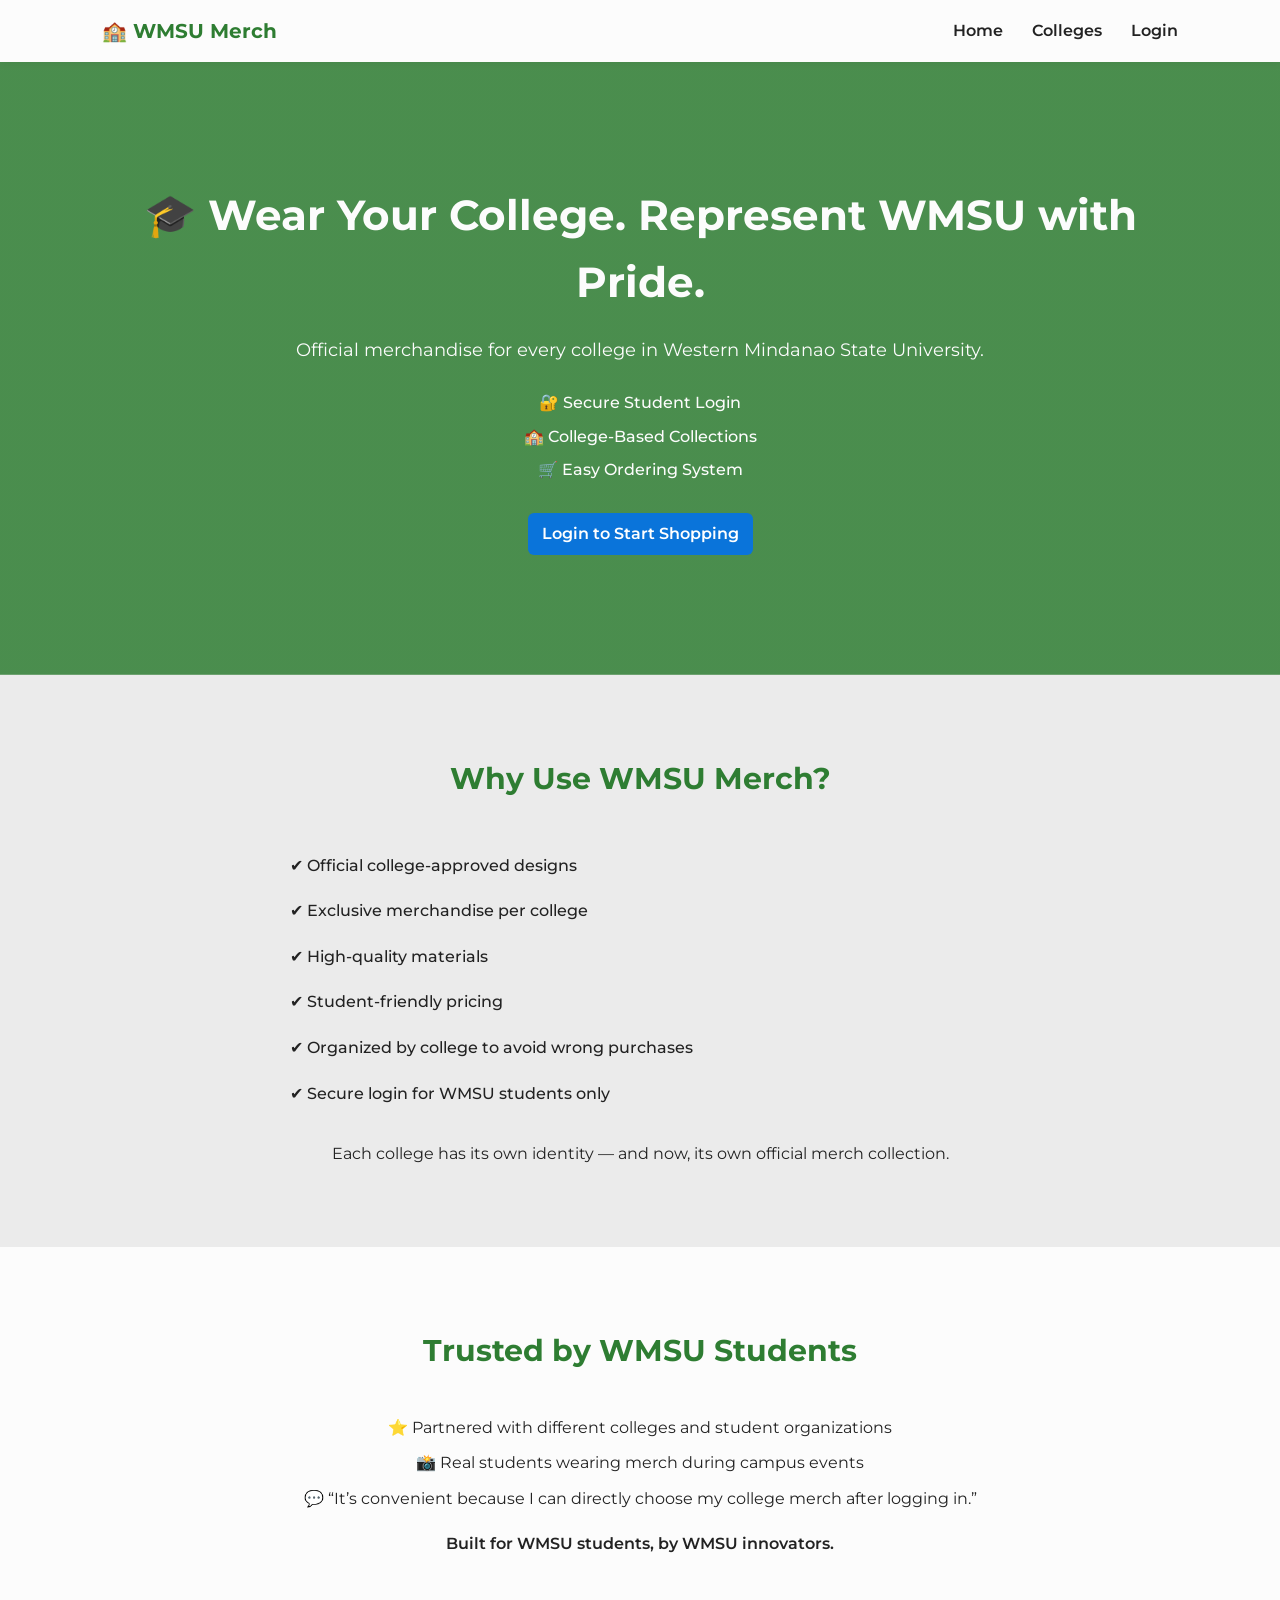
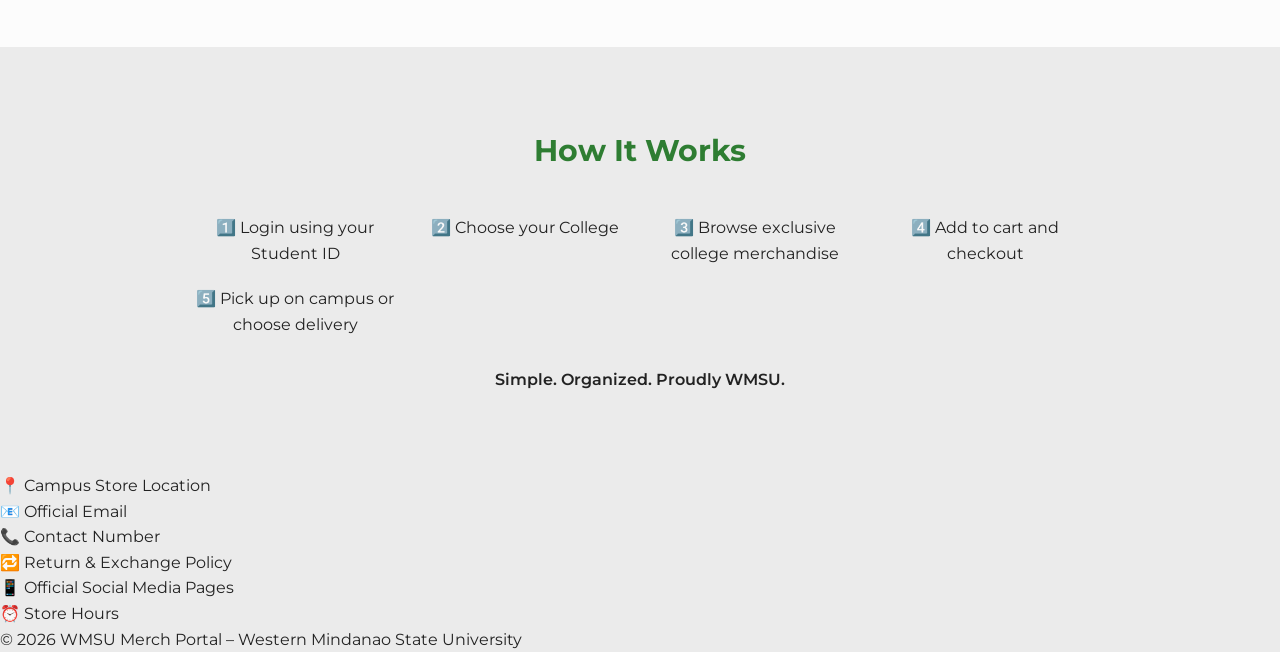
<file: index.html>
<!DOCTYPE html>
<html lang="en">
<head>
<meta charset="UTF-8">
<meta name="viewport" content="width=device-width, initial-scale=1.0">
<title>WMSU Merch – Official College Merchandise Portal</title>

<link href="https://fonts.googleapis.com/css2?family=Montserrat:wght@400;600;700&display=swap" rel="stylesheet">
<link rel="stylesheet" href="styles/style.css">
</head>
<body>

<nav>
    <h1>🏫 WMSU Merch</h1>
    <div>
        <a href="#">Home</a>
        <a href="#">Colleges</a>
        <a onclick="openLogin()">Login</a>
    </div>
</nav>

<section class="hero">
    <h2>🎓 Wear Your College. Represent WMSU with Pride.</h2>
    <p>Official merchandise for every college in Western Mindanao State University.</p>

    <ul>
        <li>🔐 Secure Student Login</li>
        <li>🏫 College-Based Collections</li>
        <li>🛒 Easy Ordering System</li>
    </ul>

    <a class="btn" onclick="openLogin()">Login to Start Shopping</a>
</section>

<section class="benefits">
    <h3>Why Use WMSU Merch?</h3>
    <ul>
        <li>✔ Official college-approved designs</li>
        <li>✔ Exclusive merchandise per college</li>
        <li>✔ High-quality materials</li>
        <li>✔ Student-friendly pricing</li>
        <li>✔ Organized by college to avoid wrong purchases</li>
        <li>✔ Secure login for WMSU students only</li>
    </ul>
    <p style="margin-top:25px;">
        Each college has its own identity — and now, its own official merch collection.
    </p>
</section>

<section class="proof">
    <h3>Trusted by WMSU Students</h3>
    <p>⭐ Partnered with different colleges and student organizations</p>
    <p>📸 Real students wearing merch during campus events</p>
    <p>💬 “It’s convenient because I can directly choose my college merch after logging in.”</p>
    <p style="margin-top:20px;font-weight:600;">
        Built for WMSU students, by WMSU innovators.
    </p>
</section>

<section>
    <h3>How It Works</h3>
    <div class="steps">
        <div class="step-box">1️⃣ Login using your Student ID</div>
        <div class="step-box">2️⃣ Choose your College</div>
        <div class="step-box">3️⃣ Browse exclusive college merchandise</div>
        <div class="step-box">4️⃣ Add to cart and checkout</div>
        <div class="step-box">5️⃣ Pick up on campus or choose delivery</div>
    </div>
    <p style="margin-top:30px;font-weight:600;">Simple. Organized. Proudly WMSU.</p>
</section>

<footer>
    <p>📍 Campus Store Location</p>
    <p>📧 Official Email</p>
    <p>📞 Contact Number</p>
    <p>🔁 Return & Exchange Policy</p>
    <p>📱 Official Social Media Pages</p>
    <p>⏰ Store Hours</p>

    <p class="copyright">
        © 2026 WMSU Merch Portal – Western Mindanao State University
    </p>
</footer>

<div id="loginModal" class="modal">
    <div class="modal-content">
        <span class="close" onclick="closeLogin()">&times;</span>
        <h3>Student Login</h3>
        <label for="studentId">Student ID:</label>
        <input type="text" id="studentId" placeholder="Enter your Student ID">
        <label for="college">Select College:</label>
        <select id="college">
            <option value="">--Choose your College--</option>
            <option value="College of Science">College of Science</option>
            <option value="College of Engineering">College of Engineering</option>
            <option value="College of Education">College of Education</option>
            <option value="College of Arts">College of Arts</option>
            <option value="College of Law">College of Law</option>
        </select>
        <div class="error" id="loginError"></div>
        <button type="button" onclick="login()">Login</button>
        <a href="web.html" class="btn">Check out Merchandise!</a>
    </div>
</div>


<script>
function openLogin(){
    document.getElementById('loginModal').style.display='block';
}

function closeLogin(){
    document.getElementById('loginModal').style.display='none';
}

window.onclick = function(event){
    if(event.target == document.getElementById('loginModal')){
        closeLogin();
    }
}

function login(){
    var studentId = document.getElementById('studentId').value.trim();
    var college = document.getElementById('college').value;
    var errorDiv = document.getElementById('loginError');

    if (studentId.toLowerCase() === 'admin') {
        errorDiv.textContent = '';
        window.location.href = 'admin.html';
        return;
    }

    if(studentId === '' || college === ''){
        errorDiv.textContent = 'Please enter Student ID and select your college.';
        return;
    }

    alert('Welcome, ' + studentId + ' from ' + college + '! You are now logged in.');
    closeLogin();
}
</script>

</body>
</html>
</file>
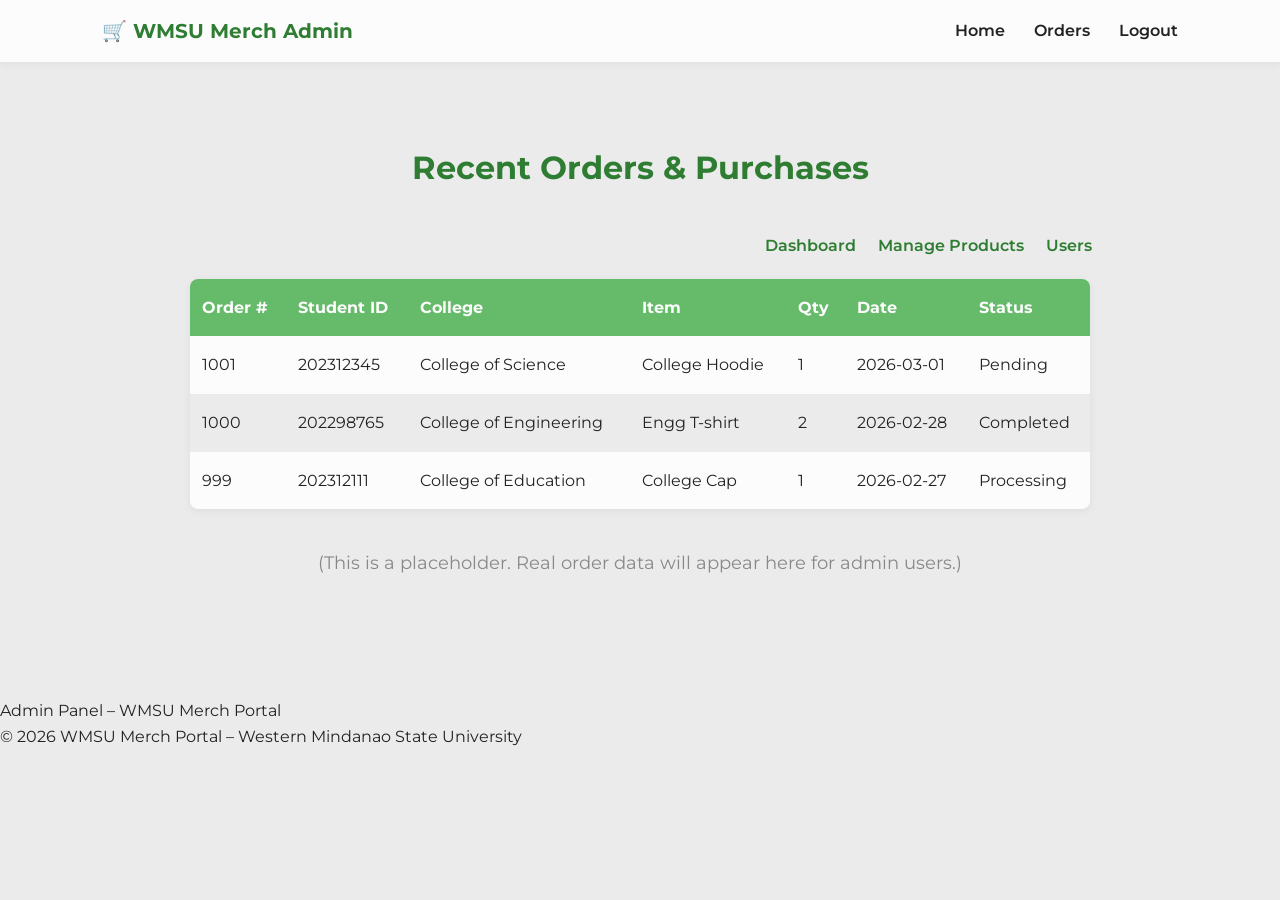
<file: admin.html>
<!DOCTYPE html>
<html lang="en">
<head>
    <meta charset="UTF-8">
    <meta name="viewport" content="width=device-width, initial-scale=1.0">
    <title>WMSU Merch Admin – Recent Orders</title>
    <link href="https://fonts.googleapis.com/css2?family=Montserrat:wght@400;600;700&display=swap" rel="stylesheet">
    <link rel="stylesheet" href="styles/style.css">
    <style>
        .admin-header {
            margin-bottom: 40px;
            color: var(--primary);
            font-size: 32px;
            font-weight: 700;
            text-align: center;
        }
        .orders-table {
            width: 100%;
            max-width: 900px;
            margin: 0 auto 40px auto;
            border-collapse: collapse;
            background: var(--white);
            border-radius: 8px;
            box-shadow: 0 2px 8px rgba(0,0,0,0.06);
            overflow: hidden;
        }
        .orders-table th, .orders-table td {
            padding: 16px 12px;
            text-align: left;
        }
        .orders-table th {
            background: var(--secondary);
            color: var(--white);
            font-weight: 700;
        }
        .orders-table tr:nth-child(even) {
            background: var(--light);
        }
        .orders-table tr:hover {
            background: #e0f2f1;
        }
        .placeholder {
            text-align: center;
            color: #888;
            font-size: 18px;
            margin: 40px 0;
        }
        .admin-nav {
            text-align: right;
            margin-bottom: 20px;
            padding-right: 8%;
        }
        .admin-nav a {
            color: var(--primary);
            font-weight: 600;
            text-decoration: none;
            margin-left: 18px;
        }
        .admin-nav a:hover {
            color: var(--secondary);
        }
    </style>
</head>
<body>
    <nav>
        <h1>🛒 WMSU Merch Admin</h1>
        <div>
            <a href="index.html">Home</a>
            <a href="#">Orders</a>
            <a href="#">Logout</a>
        </div>
    </nav>

    <section>
        <div class="admin-header">Recent Orders & Purchases</div>
        <div class="admin-nav">
            <a href="#">Dashboard</a>
            <a href="#">Manage Products</a>
            <a href="#">Users</a>
        </div>
        <table class="orders-table">
            <thead>
                <tr>
                    <th>Order #</th>
                    <th>Student ID</th>
                    <th>College</th>
                    <th>Item</th>
                    <th>Qty</th>
                    <th>Date</th>
                    <th>Status</th>
                </tr>
            </thead>
            <tbody>
                <!-- Placeholder rows -->
                <tr>
                    <td>1001</td>
                    <td>202312345</td>
                    <td>College of Science</td>
                    <td>College Hoodie</td>
                    <td>1</td>
                    <td>2026-03-01</td>
                    <td>Pending</td>
                </tr>
                <tr>
                    <td>1000</td>
                    <td>202298765</td>
                    <td>College of Engineering</td>
                    <td>Engg T-shirt</td>
                    <td>2</td>
                    <td>2026-02-28</td>
                    <td>Completed</td>
                </tr>
                <tr>
                    <td>999</td>
                    <td>202312111</td>
                    <td>College of Education</td>
                    <td>College Cap</td>
                    <td>1</td>
                    <td>2026-02-27</td>
                    <td>Processing</td>
                </tr>
                <!-- More placeholder rows as needed -->
            </tbody>
        </table>
        <div class="placeholder">
            (This is a placeholder. Real order data will appear here for admin users.)
        </div>
    </section>

    <footer>
        <p>Admin Panel – WMSU Merch Portal</p>
        <p class="copyright">
            © 2026 WMSU Merch Portal – Western Mindanao State University
        </p>
    </footer>
</body>
</html>
</file>
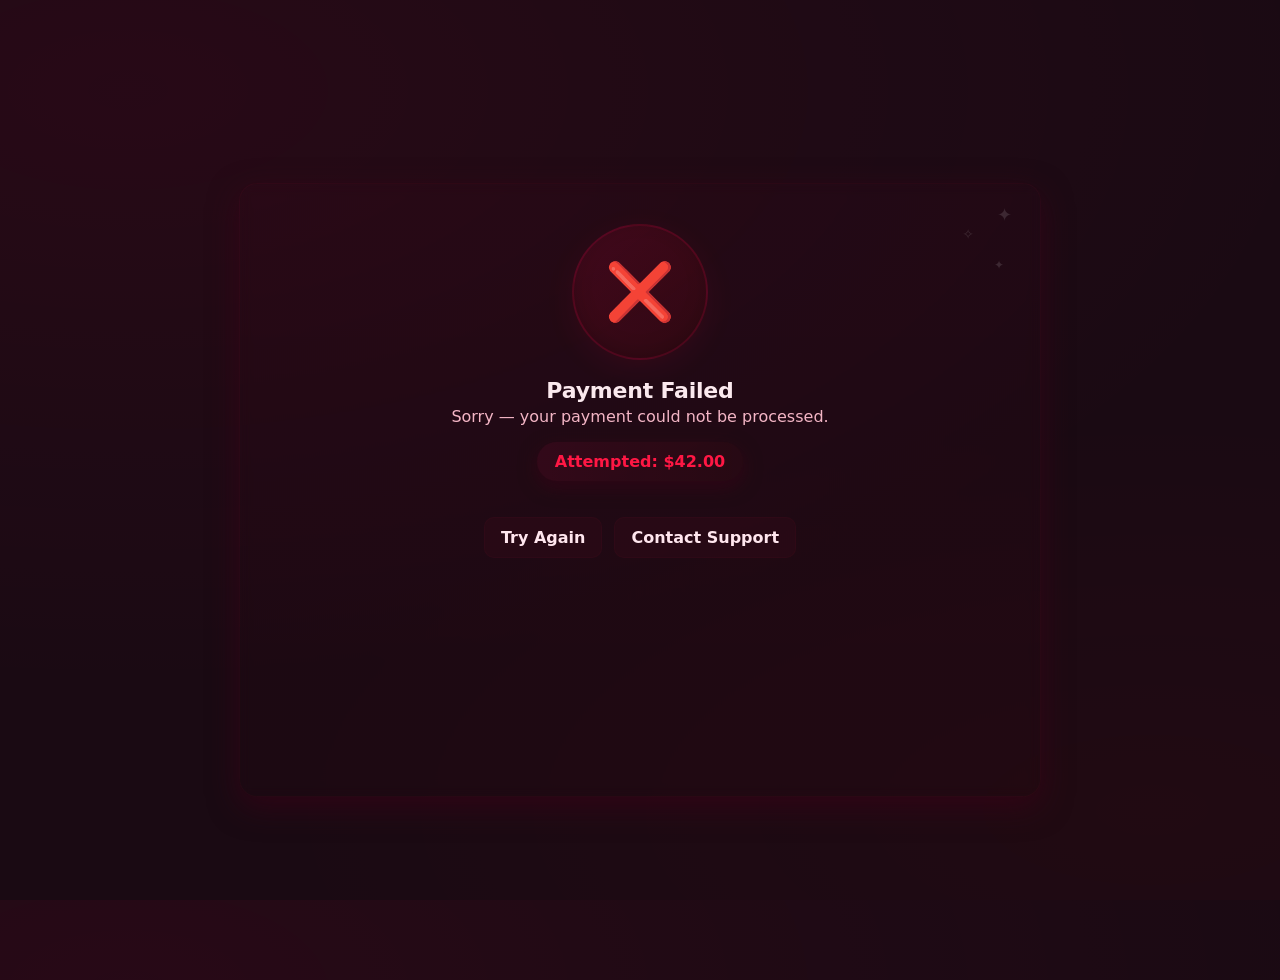
<file: failed.html>
<!doctype html>
<html lang="en">
<head>
    <meta charset="utf-8" />
    <meta name="viewport" content="width=device-width,initial-scale=1" />
    <title>Payment Failed</title>
    <link rel="stylesheet" href="styles/failed.css" />
    <style>
        .badge.failed {
            background: linear-gradient(135deg, rgba(255,0,80,0.13), rgba(255,0,0,0.07));
            color: #ff1744;
            border-color: rgba(255,0,80,0.13);
            box-shadow: 0 8px 30px rgba(255,0,80,0.08), inset 0 -6px 18px rgba(0,0,0,0.18);
        }
        .amount.failed {
            color: #ff1744;
            background: linear-gradient(90deg, rgba(255,0,80,0.08), rgba(255,0,0,0.03));
        }
        .confetti.failed span {
            animation: shake 900ms cubic-bezier(.2,.9,.3,1) 1;
            color: #ff1744;
        }
        @keyframes shake {
            0% { transform: translateY(-25vh) rotate(-10deg);}
            20% { transform: translateY(-20vh) rotate(10deg);}
            40% { transform: translateY(-15vh) rotate(-10deg);}
            60% { transform: translateY(-10vh) rotate(10deg);}
            80% { transform: translateY(-5vh) rotate(-10deg);}
            100% { transform: translateY(110vh) rotate(0deg);}
        }
    </style>
</head>
<body>
    <main class="card" role="status" aria-live="polite">
        <div class="badge failed" aria-hidden="true">❌</div>
        <h1>Payment Failed</h1>
        <p class="lead">Sorry — your payment could not be processed.</p>

        <div class="amount failed">Attempted: $42.00</div>

        <div class="actions">
            <a class="btn" href="web.html">Try Again</a>
            <a class="btn" href="#">Contact Support</a>
        </div>

        <div class="confetti failed" aria-hidden="true">
            <span>💥</span><span>💔</span><span>⚠️</span><span>😞</span><span>❗</span>
            <span>💥</span><span>😢</span><span>🚫</span><span>🔒</span>
        </div>

        <div class="stars" aria-hidden="true">
            <i>✦</i><i>✧</i><i>✦</i>
        </div>
    </main>
</body>
</html>
</file>
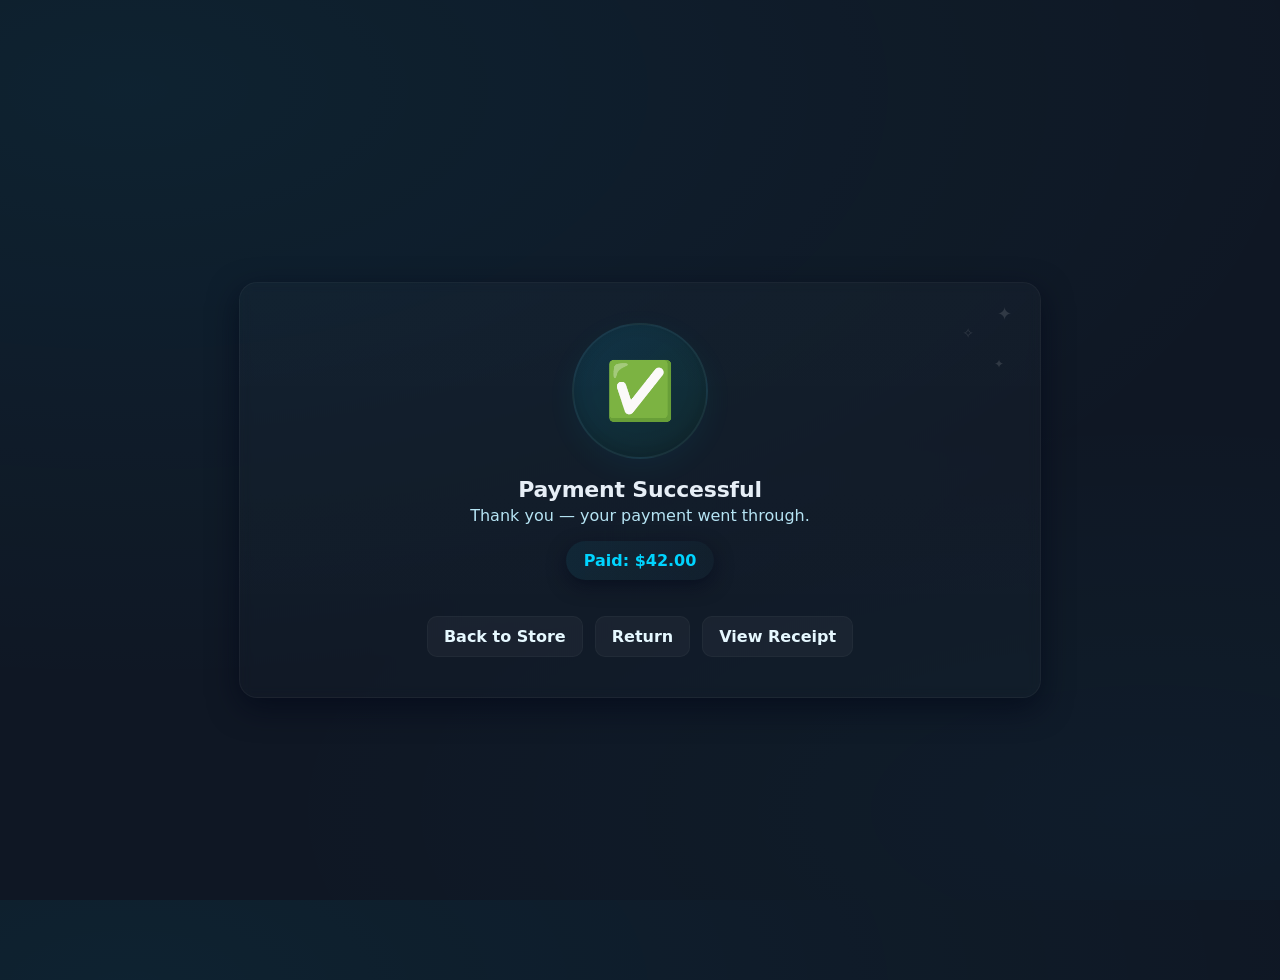
<file: success.html>
<!doctype html>
<html lang="en">
<head>
    <meta charset="utf-8" />
    <meta name="viewport" content="width=device-width,initial-scale=1" />
    <title>Payment Successful</title>
    <link rel="stylesheet" href="styles/success.css" />
</head>
<body>
    <main class="card" role="status" aria-live="polite">
        <div class="badge" aria-hidden="true">✅</div>
        <h1>Payment Successful</h1>
        <p class="lead">Thank you — your payment went through.</p>

        <div class="amount">Paid: $42.00</div>

        <div class="actions">
            <a class="btn" href="web.html">Back to Store</a>
            <a class="btn" href="#" onclick="window.history.back()">Return</a>
            <a class="btn" href="#">View Receipt</a>
        </div>

        <div class="confetti" aria-hidden="true">
            <span>🎉</span><span>🎊</span><span>✨</span><span>💸</span><span>🪙</span>
            <span>🎉</span><span>👏</span><span>🌟</span><span>💐</span>
        </div>

        <div class="stars" aria-hidden="true">
            <i>✦</i><i>✧</i><i>✦</i>
        </div>
    </main>
</body>
</html>
</file>
<file: styles/style.css>
:root{
    --primary:#2E7D32;  
    --secondary:#66BB6A;  
    --dark:#222;
    --light:#ebebeb;
    --white:#fcfcfc;
}
    
*{
    margin:0;
    padding:0;
    box-sizing:border-box;
    font-family:'Montserrat', sans-serif;
}

body{
    background:var(--light);
    color:var(--dark);
    line-height:1.6;
    margin: 0;
    font-family: Arial, sans-serif;
}

nav{
    background:var(--white);
    padding:15px 8%;
    display:flex;
    justify-content:space-between;
    align-items:center;
    box-shadow:0 2px 8px rgba(0,0,0,0.05);
    position:sticky;
    top:0;
    z-index:1000;
}

nav h1{
    color:var(--primary);
    font-size:20px;
    font-weight:700;
}

nav a{
    text-decoration:none;
    color:var(--dark);
    font-weight:600;
    margin-left:25px;
    cursor:pointer;
}

nav a:hover{
    color:var(--primary);
}

.hero{
    background:linear-gradient(rgba(46,125,50,0.85), rgba(46,125,50,0.85)), url('https://images.unsplash.com/photo-1523240795612-9a054b0db644');
    background-size:cover;
    background-position:center;
    color:var(--white);
    text-align:center;
    padding:120px 8%;
}

.hero h2{
    font-size:42px;
    margin-bottom:20px;
}

.hero p{
    font-size:18px;
    margin-bottom:25px;
}

.hero ul{
    list-style:none;
    margin-bottom:30px;
}

.hero ul li{
    margin:8px 0;
    font-weight:500;
}

.btn{
    display:inline-block;
    padding:14px 30px;
    background:var(--secondary);
    color:var(--white);
    text-decoration:none;
    font-weight:600;
    border-radius:30px;
    transition:0.3s ease;
}

.btn:hover{
    background:#57a05b;
    transform:translateY(-3px);
}

section{
    padding:80px 8%;
    text-align:center;
}

section h3{
    font-size:30px;
    margin-bottom:40px;
    color:var(--primary);
}

.benefits ul{
    list-style:none;
    max-width:700px;
    margin:auto;
    text-align:left;
}

.benefits ul li{
    padding:10px 0;
    font-weight:500;
}

.proof{
    background:var(--white);
}

.proof p{
    max-width:700px;
    margin:10px auto;
}

.steps{
    display:grid;
    grid-template-columns:repeat(auto-fit,minmax(200px,1fr));
    gap:20px;
    max-width:900px;
    margin:auto;
}

.hero h2, .hero p, .hero ul, .btn {
    opacity: 0;
    transform: translateY(30px);
    animation: fadeUp 1s forwards;
}

.hero h2 { animation-delay: 0.2s; }
.hero p { animation-delay: 0.4s; }
.hero ul { animation-delay: 0.6s; }
.btn { animation-delay: 0.8s; }

@keyframes fadeUp {
    to {
        opacity: 1;
        transform: translateY(0);
    }
}

.benefits ul li, .proof p {
    opacity: 0;
    transform: translateY(20px);
    animation: fadeUp 0.8s forwards;
}

.benefits ul li:nth-child(1) { animation-delay: 0.2s; }
.benefits ul li:nth-child(2) { animation-delay: 0.3s; }
.benefits ul li:nth-child(3) { animation-delay: 0.4s; }
.benefits ul li:nth-child(4) { animation-delay: 0.5s; }
.benefits ul li:nth-child(5) { animation-delay: 0.6s; }
.benefits ul li:nth-child(6) { animation-delay: 0.7s; }

/* STEPS HOVER EFFECT */
.step-box {
    transition: transform 0.3s ease, box-shadow 0.3s ease;
}

.step-box:hover {
    transform: translateY(-10px);
    box-shadow: 0 8px 20px rgba(0,0,0,0.15);
}

.btn {
    transition: transform 0.3s ease, box-shadow 0.3s ease, background 0.3s ease;
}

.btn:hover {
    transform: translateY(-3px) scale(1.05);
    box-shadow: 0 8px 20px rgba(0,0,0,0.2);
}

.modal {
    display: none;
    position: fixed;
    z-index: 1000;
    left: 0;
    top: 0;
    width: 100%;
    height: 100%;
    overflow: auto;
    background-color: rgba(0,0,0,0.5);
    -webkit-backdrop-filter: blur(3px);
    backdrop-filter: blur(3px);
}

.modal-content {
    background-color: #fff;
    margin: 6% auto;
    border-radius: 8px;
    padding: 18px;
    width: 92%;
    max-width: 420px;
    box-shadow: 0 8px 24px rgba(0,0,0,0.2);
    position: relative;
}

.close {
    float: right;
    font-size: 24px;
    font-weight: 700;
    cursor: pointer;
    line-height: 1;
}

.modal-content input[type="text"],
.modal-content select {
    width: 100%;
    padding: 8px 10px;
    margin: 6px 0 12px 0;
    box-sizing: border-box;
    border: 1px solid #ccc;
    border-radius: 4px;
}

.error {
    color: #b00020;
    min-height: 20px;
    margin-bottom: 8px;
}

.btn, .modal-content button {
    display: inline-block;
    background: #0a74da;
    color: #fff;
    padding: 8px 14px;
    text-decoration: none;
    border-radius: 6px;
    border: none;
    cursor: pointer;
    font-weight: 600;
}

.modal-content .btn { margin-left: 8px; }
</file>
<file: styles/failed.css>
:root {
    --bg: #1a0a13;
    --card: #180a0f;
    --accent: #ff1744;
    --failed: #ff1744;
    --glass: rgba(255, 0, 80, 0.04);
}
html, body {
    height: 100%;
    margin: 0;
    font-family: Inter, ui-sans-serif, system-ui, "Segoe UI", Roboto, "Helvetica Neue", Arial;
}
body {
    background: radial-gradient(1200px 600px at 10% 10%, rgba(255,0,80,0.06), transparent),
                            radial-gradient(900px 400px at 90% 90%, rgba(255,0,0,0.03), transparent),
                            var(--bg);
    color: #fbe9ee;
    display: flex;
    align-items: center;
    justify-content: center;
    padding: 40px;
}

.card {
    width: 100%;
    max-width: 720px;
    background: linear-gradient(180deg, rgba(255,0,80,0.02), rgba(255,0,0,0.01));
    border: 1px solid rgba(255,0,80,0.04);
    backdrop-filter: blur(6px);
    padding: 40px;
    border-radius: 18px;
    position: relative;
    overflow: hidden;
    box-shadow: 0 10px 30px rgba(60,0,23,0.6);
    text-align: center;
}

.badge {
    width: 132px;
    height: 132px;
    border-radius: 50%;
    margin: 0 auto 18px;
    display: flex;
    align-items: center;
    justify-content: center;
    font-size: 56px;
    background: linear-gradient(135deg, rgba(255,0,80,0.13), rgba(255,0,0,0.07));
    border: 2px solid rgba(255,0,80,0.13);
    animation: pop 900ms cubic-bezier(.2,.9,.3,1) 1;
    color: var(--failed);
    box-shadow: 0 8px 30px rgba(255,0,80,0.08), inset 0 -6px 18px rgba(0,0,0,0.18);
}

@keyframes pop {
    0% { transform: scale(.2) rotate(-20deg); opacity: 0; }
    60% { transform: scale(1.06) rotate(6deg); opacity: 1; }
    100% { transform: scale(1) rotate(0); }
}

h1 {
    margin: 6px 0 4px;
    font-size: 22px;
    letter-spacing: -0.2px;
}
p.lead {
    margin: 0 0 16px;
    color: #ffbfcf;
    opacity: .95;
}
.amount {
    display: inline-block;
    padding: 10px 18px;
    border-radius: 999px;
    background: linear-gradient(90deg, rgba(255,0,80,0.08), rgba(255,0,0,0.03));
    color: var(--failed);
    font-weight: 700;
    margin-bottom: 18px;
    box-shadow: 0 6px 18px rgba(60,0,23,0.5);
}

.actions {
    display: flex;
    gap: 12px;
    justify-content: center;
    margin-top: 18px;
}
.btn {
    padding: 10px 16px;
    border-radius: 10px;
    background: var(--glass);
    border: 1px solid rgba(255,0,80,0.03);
    color: #ffe6ee;
    text-decoration: none;
    font-weight: 600;
    display: inline-block;
    transition: transform .18s ease, box-shadow .18s ease;
}
.btn:hover {
    transform: translateY(-3px);
    box-shadow: 0 8px 20px rgba(255,0,80,0.08);
}

.confetti {
    position: relative;
    width: 100%;
    height: 180px;
    margin-top: 18px;
    overflow: hidden;
}
.confetti span {
    position: absolute;
    top: -30px;
    font-size: 24px;
    animation: confetti-fall 2.2s linear infinite;
    opacity: 0;
}
.confetti span:nth-child(1){ left: 6%; animation-delay: 0.0s; }
.confetti span:nth-child(2){ left: 18%; animation-delay: 0.15s; }
.confetti span:nth-child(3){ left: 30%; animation-delay: 0.3s; }
.confetti span:nth-child(4){ left: 42%; animation-delay: 0.45s; }
.confetti span:nth-child(5){ left: 54%; animation-delay: 0.6s; }
.confetti span:nth-child(6){ left: 66%; animation-delay: 0.75s; }
.confetti span:nth-child(7){ left: 78%; animation-delay: 0.9s; }
.confetti span:nth-child(8){ left: 90%; animation-delay: 1.05s; }

@keyframes confetti-fall {
  0% { transform: translateY(-10px) rotate(0deg); opacity: 0; }
  10% { opacity: 1; }
  100% { transform: translateY(260px) rotate(520deg); opacity: 0; }
}

.stars {
    position: absolute;
    inset: 12px 18px auto auto;
    width: 120px;
    height: 120px;
    pointer-events: none;
}
.stars i {
    position: absolute;
    font-style: normal;
    opacity: .12;
    color: #fff;
    font-size: 18px;
    animation: float 3000ms ease-in-out infinite;
}
.stars i:nth-child(1){right:10px;top:8px;animation-delay:0ms}
.stars i:nth-child(2){right:48px;top:30px;animation-delay:600ms;font-size:14px}
.stars i:nth-child(3){right:18px;top:62px;animation-delay:300ms;font-size:12px}
@keyframes float{0%{transform:translateY(0)}50%{transform:translateY(-8px)}100%{transform:translateY(0)}}

@media (prefers-reduced-motion: reduce) {
    .confetti span, .badge, .stars i, .btn, .card { animation: none; transition: none }
}
</file>
<file: styles/success.css>
:root{
--bg:#0f1724;
--card:#0b1220;
--accent:#00d4ff;
--success:#00c853;
--glass: rgba(255,255,255,0.04);
}
html,body{height:100%;margin:0;font-family:Inter,ui-sans-serif,system-ui,"Segoe UI",Roboto,"Helvetica Neue",Arial;}
body{
background: radial-gradient(1200px 600px at 10% 10%, rgba(0,212,255,0.06), transparent),
                        radial-gradient(900px 400px at 90% 90%, rgba(0,200,255,0.03), transparent),
                        var(--bg);
color:#e6eef6;
display:flex;align-items:center;justify-content:center;padding:40px;
}

.card{
width:100%;max-width:720px;background:linear-gradient(180deg, rgba(255,255,255,0.02), rgba(255,255,255,0.01));
border:1px solid rgba(255,255,255,0.04);backdrop-filter: blur(6px);
padding:40px;border-radius:18px;position:relative;overflow:hidden;
box-shadow: 0 10px 30px rgba(2,6,23,0.6);
text-align:center;
}

.badge{
width:132px;height:132px;border-radius:50%;margin:0 auto 18px;
display:flex;align-items:center;justify-content:center;font-size:56px;
background: linear-gradient(135deg, rgba(0,200,255,0.12), rgba(0,255,170,0.06));
border:2px solid rgba(255,255,255,0.04);
animation: pop 900ms cubic-bezier(.2,.9,.3,1) 1;
box-shadow: 0 8px 30px rgba(0,200,255,0.06), inset 0 -6px 18px rgba(0,0,0,0.2);
}

@keyframes pop{
0%{transform: scale(.2) rotate(-20deg);opacity:0;}
60%{transform: scale(1.06) rotate(6deg);opacity:1;}
100%{transform: scale(1) rotate(0);}
}

h1{margin:6px 0 4px;font-size:22px;letter-spacing:-0.2px;}
p.lead{margin:0 0 16px;color:#bfefff;opacity:.95}
.amount{
display:inline-block;padding:10px 18px;border-radius:999px;
background:linear-gradient(90deg, rgba(0,212,255,0.06), rgba(0,200,255,0.02));
color:var(--accent);font-weight:700;margin-bottom:18px;
box-shadow: 0 6px 18px rgba(2,6,23,0.5);
}

.actions{display:flex;gap:12px;justify-content:center;margin-top:18px;}
.btn{
padding:10px 16px;border-radius:10px;background:var(--glass);border:1px solid rgba(255,255,255,0.03);
color: #e6f8ff;text-decoration:none;font-weight:600;display:inline-block;
transition:transform .18s ease, box-shadow .18s ease;
}
.btn:hover{transform: translateY(-3px);box-shadow: 0 8px 20px rgba(0,212,255,0.06);}

.confetti{
position:absolute;left:0;right:0;top:0;bottom:0;pointer-events:none;overflow:hidden;
}
.confetti span{
position:absolute;font-size:20px;will-change:transform,opacity;
animation-name: fall, sway, fadeIn;
animation-duration: 4000ms, 3000ms, 500ms;
animation-timing-function: linear, ease-in-out, ease;
animation-iteration-count: 1, infinite, 1;
opacity:0;
transform: translateY(-20vh) rotate(0deg);
}
.confetti span:nth-child(1){left:8%; animation-delay:0ms, 0ms, 0ms; font-size:22px;}
.confetti span:nth-child(2){left:18%; animation-delay:120ms, 200ms, 100ms; font-size:18px;}
.confetti span:nth-child(3){left:28%; animation-delay:240ms, 100ms, 60ms; font-size:24px;}
.confetti span:nth-child(4){left:38%; animation-delay:360ms, 400ms, 140ms; font-size:20px;}
.confetti span:nth-child(5){left:48%; animation-delay:480ms, 140ms, 40ms; font-size:26px;}
.confetti span:nth-child(6){left:58%; animation-delay:600ms, 300ms, 80ms; font-size:18px;}
.confetti span:nth-child(7){left:68%; animation-delay:720ms, 250ms, 110ms; font-size:22px;}
.confetti span:nth-child(8){left:78%; animation-delay:840ms, 120ms, 20ms; font-size:20px;}
.confetti span:nth-child(9){left:88%; animation-delay:960ms, 380ms, 160ms; font-size:24px;}

@keyframes fall{
0%{transform: translateY(-25vh) rotate(0deg);opacity:1;}
70%{opacity:1;}
100%{transform: translateY(110vh) rotate(720deg);opacity:.92;}
}
@keyframes sway{
0%{transform: translateX(0px);}
50%{transform: translateX(18px);}
100%{transform: translateX(-6px);}
}
@keyframes fadeIn{from{opacity:0} to{opacity:1}}

.stars{
position:absolute;inset:12px 18px auto auto;width:120px;height:120px;pointer-events:none;
}
.stars i{
position:absolute;font-style:normal;opacity:.12;color:#fff;font-size:18px;
animation: float 3000ms ease-in-out infinite;
}
.stars i:nth-child(1){right:10px;top:8px;animation-delay:0ms}
.stars i:nth-child(2){right:48px;top:30px;animation-delay:600ms;font-size:14px}
.stars i:nth-child(3){right:18px;top:62px;animation-delay:300ms;font-size:12px}
@keyframes float{0%{transform:translateY(0)}50%{transform:translateY(-8px)}100%{transform:translateY(0)}}

@media (prefers-reduced-motion: reduce){
.confetti span, .badge, .stars i, .btn, .card{animation:none;transition:none}
}
</file>
